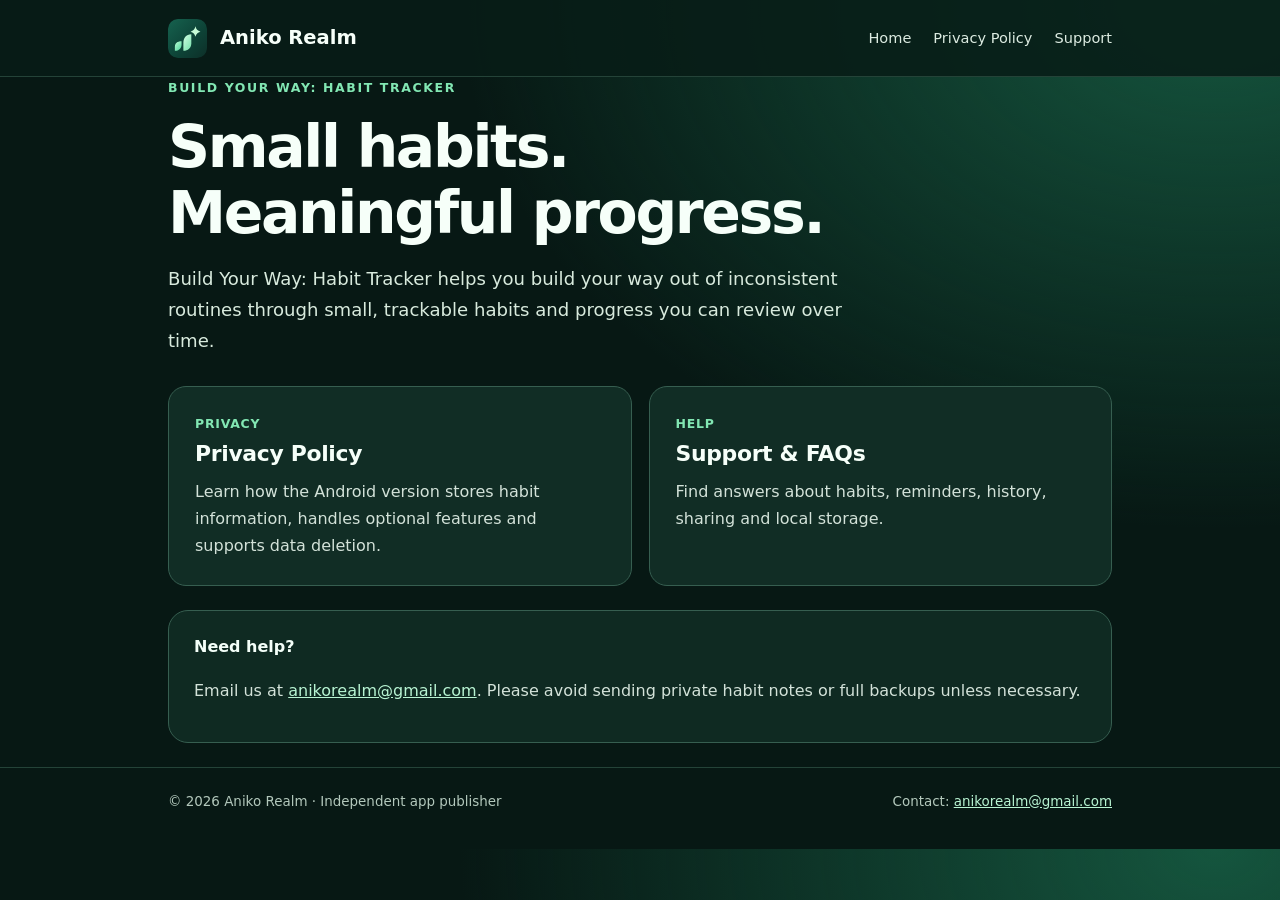
<file: index.html>
<!doctype html>
<html lang="en"><head><meta charset="utf-8"><meta name="viewport" content="width=device-width, initial-scale=1">
<title>Build Your Way: Habit Tracker — Privacy &amp; Support | Aniko Realm</title>
<meta name="description" content="Official privacy and support information for Build Your Way: Habit Tracker by Aniko Realm. Build Your Way Out of inconsistent routines with small, trackable habits.">
<meta name="theme-color" content="#071814"><link rel="icon" type="image/svg+xml" href="assets/build-your-way-icon.svg">
<link rel="stylesheet" href="assets/style.css"></head><body>
<header class="top"><div class="shell nav"><a class="brand" href="index.html"><img src="assets/build-your-way-icon.svg" alt="Build Your Way app icon" width="39" height="39"><span>Aniko Realm</span></a>
<nav class="links" aria-label="Main navigation"><a href="index.html">Home</a><a href="privacy/build-your-way.html">Privacy Policy</a><a href="support/build-your-way.html">Support</a></nav></div></header>
<main class="shell"><div class="eyebrow">Build Your Way: Habit Tracker</div>
<h1>Small habits.<br>Meaningful progress.</h1>
<p class="lead">Build Your Way: Habit Tracker helps you build your way out of inconsistent routines through small, trackable habits and progress you can review over time.</p>
<div class="tiles"><a class="tile" href="privacy/build-your-way.html"><div class="label">Privacy</div><h2>Privacy Policy</h2><p>Learn how the Android version stores habit information, handles optional features and supports data deletion.</p></a>
<a class="tile" href="support/build-your-way.html"><div class="label">Help</div><h2>Support &amp; FAQs</h2><p>Find answers about habits, reminders, history, sharing and local storage.</p></a></div>
<div class="panel"><strong>Need help?</strong><p>Email us at <a href="mailto:anikorealm@gmail.com">anikorealm@gmail.com</a>. Please avoid sending private habit notes or full backups unless necessary.</p></div></main>
<footer><div class="shell"><span>© 2026 Aniko Realm · Independent app publisher</span><span>Contact: <a href="mailto:anikorealm@gmail.com">anikorealm@gmail.com</a></span></div></footer>
</body></html>
</file>
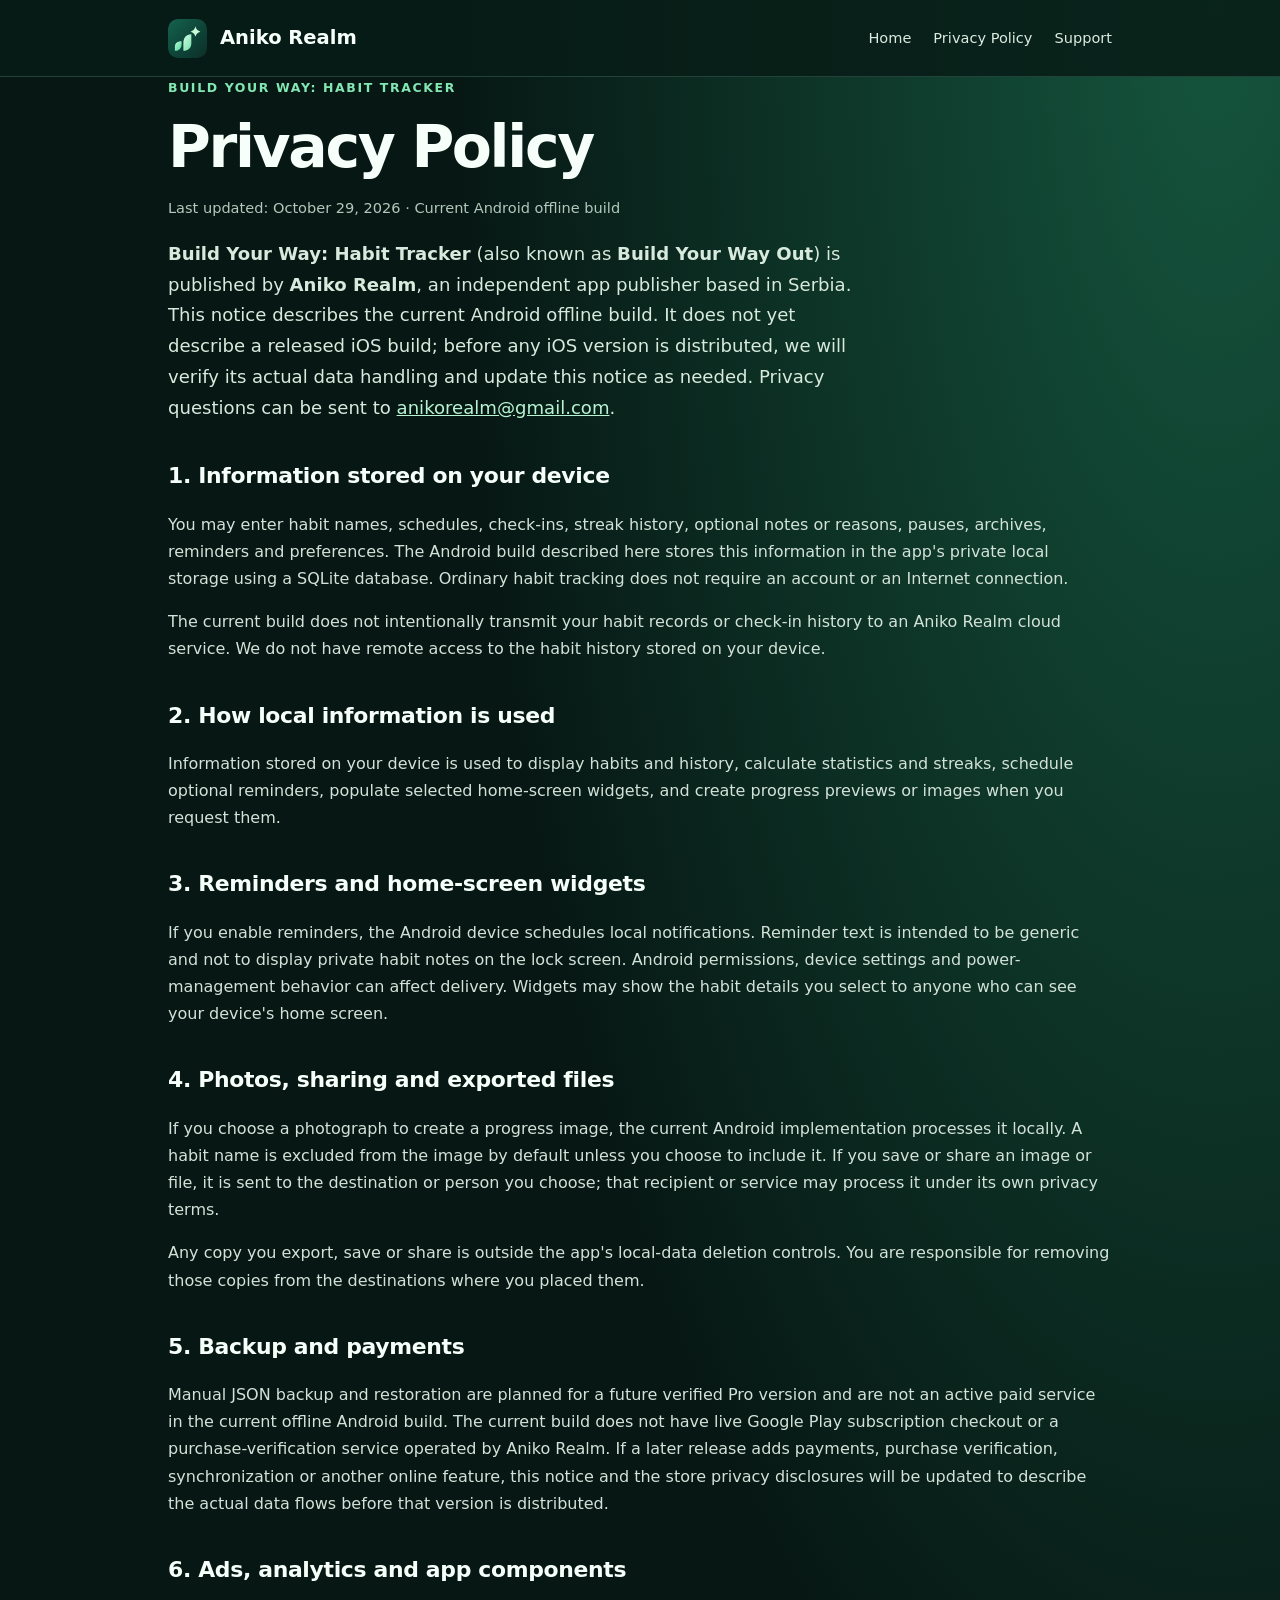
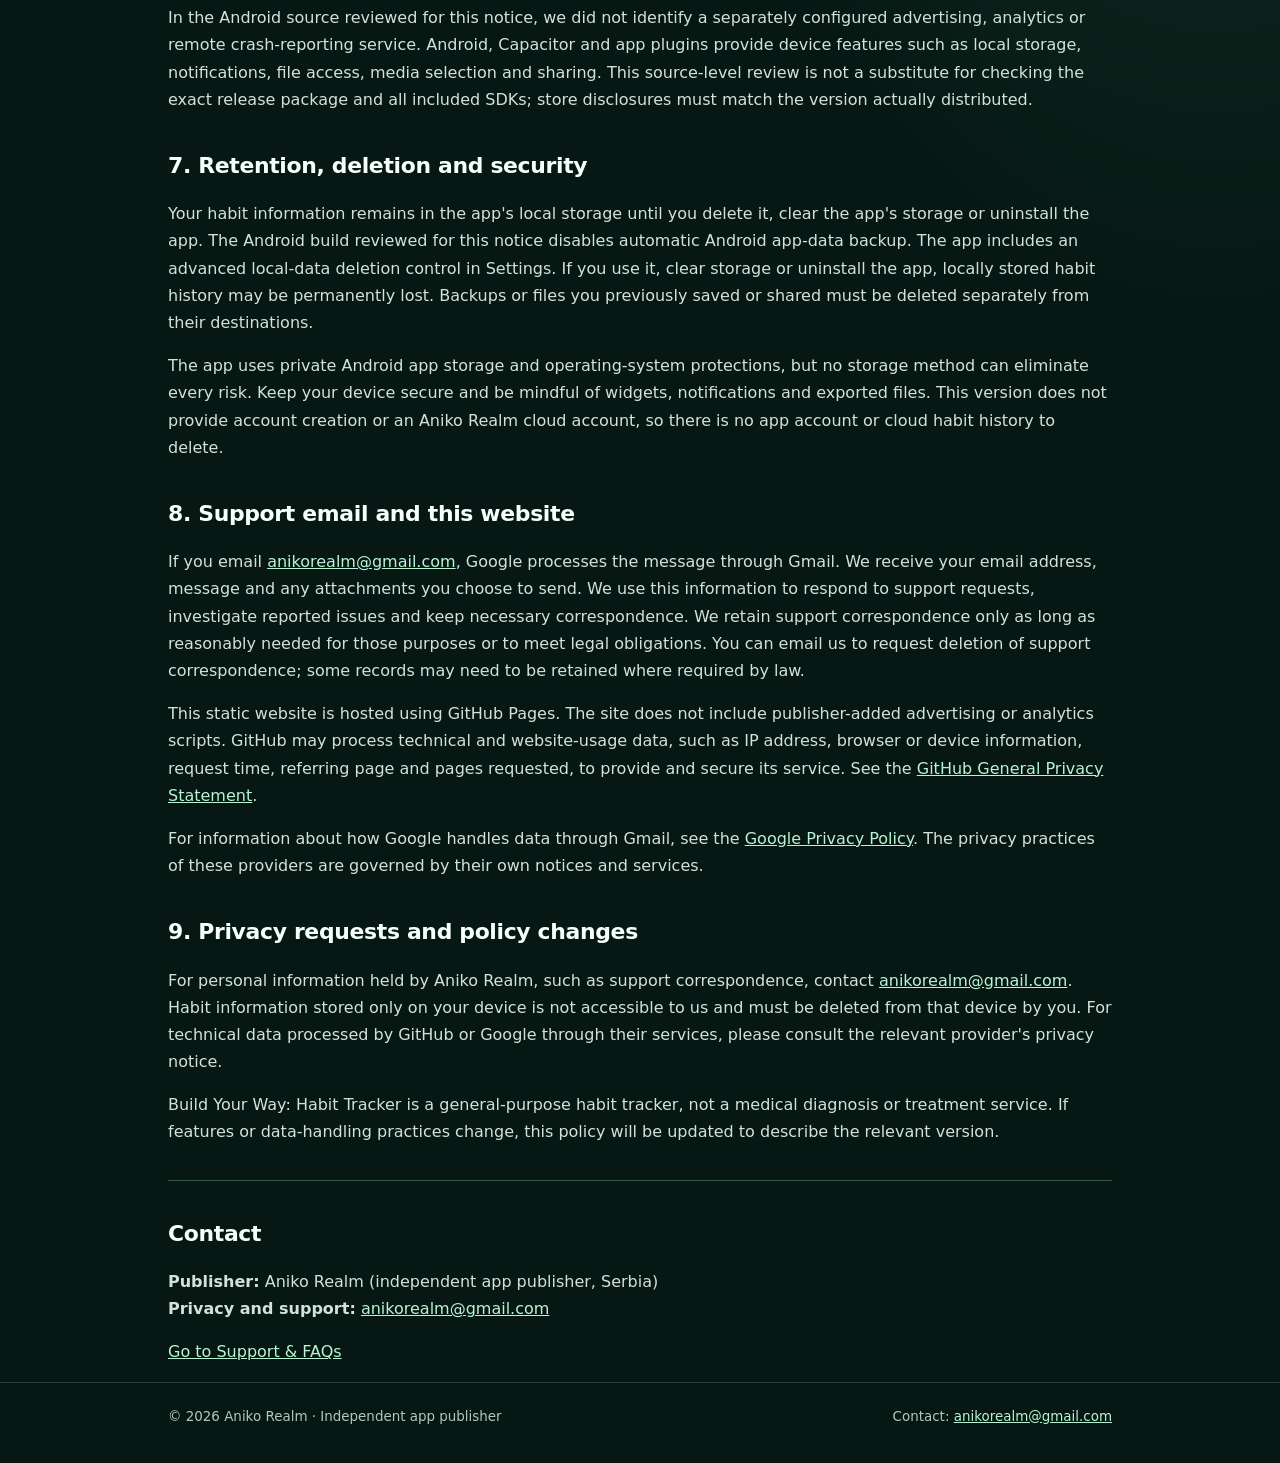
<file: privacy/build-your-way.html>
<!doctype html>
<html lang="en"><head><meta charset="utf-8"><meta name="viewport" content="width=device-width, initial-scale=1">
<title>Privacy Policy — Build Your Way: Habit Tracker | Aniko Realm</title>
<meta name="description" content="Privacy Policy for Build Your Way: Habit Tracker, published by Aniko Realm.">
<meta name="theme-color" content="#071814"><link rel="icon" type="image/svg+xml" href="../assets/build-your-way-icon.svg">
<link rel="stylesheet" href="../assets/style.css"></head><body>
<header class="top"><div class="shell nav"><a class="brand" href="../index.html"><img src="../assets/build-your-way-icon.svg" alt="Build Your Way app icon" width="39" height="39"><span>Aniko Realm</span></a>
<nav class="links" aria-label="Main navigation"><a href="../index.html">Home</a><a href="../privacy/build-your-way.html">Privacy Policy</a><a href="../support/build-your-way.html">Support</a></nav></div></header>
<main class="shell"><div class="eyebrow">Build Your Way: Habit Tracker</div>
<h1>Privacy Policy</h1>
<p class="muted small">Last updated: October 29, 2026 · Current Android offline build</p>
<p class="lead"><strong>Build Your Way: Habit Tracker</strong> (also known as <strong>Build Your Way Out</strong>) is published by <strong>Aniko Realm</strong>, an independent app publisher based in Serbia. This notice describes the current Android offline build. It does not yet describe a released iOS build; before any iOS version is distributed, we will verify its actual data handling and update this notice as needed. Privacy questions can be sent to <a href="mailto:anikorealm@gmail.com">anikorealm@gmail.com</a>.</p>

<h2>1. Information stored on your device</h2>
<p>You may enter habit names, schedules, check-ins, streak history, optional notes or reasons, pauses, archives, reminders and preferences. The Android build described here stores this information in the app's private local storage using a SQLite database. Ordinary habit tracking does not require an account or an Internet connection.</p>
<p>The current build does not intentionally transmit your habit records or check-in history to an Aniko Realm cloud service. We do not have remote access to the habit history stored on your device.</p>

<h2>2. How local information is used</h2>
<p>Information stored on your device is used to display habits and history, calculate statistics and streaks, schedule optional reminders, populate selected home-screen widgets, and create progress previews or images when you request them.</p>

<h2>3. Reminders and home-screen widgets</h2>
<p>If you enable reminders, the Android device schedules local notifications. Reminder text is intended to be generic and not to display private habit notes on the lock screen. Android permissions, device settings and power-management behavior can affect delivery. Widgets may show the habit details you select to anyone who can see your device's home screen.</p>

<h2>4. Photos, sharing and exported files</h2>
<p>If you choose a photograph to create a progress image, the current Android implementation processes it locally. A habit name is excluded from the image by default unless you choose to include it. If you save or share an image or file, it is sent to the destination or person you choose; that recipient or service may process it under its own privacy terms.</p>
<p>Any copy you export, save or share is outside the app's local-data deletion controls. You are responsible for removing those copies from the destinations where you placed them.</p>

<h2>5. Backup and payments</h2>
<p>Manual JSON backup and restoration are planned for a future verified Pro version and are not an active paid service in the current offline Android build. The current build does not have live Google Play subscription checkout or a purchase-verification service operated by Aniko Realm. If a later release adds payments, purchase verification, synchronization or another online feature, this notice and the store privacy disclosures will be updated to describe the actual data flows before that version is distributed.</p>

<h2>6. Ads, analytics and app components</h2>
<p>In the Android source reviewed for this notice, we did not identify a separately configured advertising, analytics or remote crash-reporting service. Android, Capacitor and app plugins provide device features such as local storage, notifications, file access, media selection and sharing. This source-level review is not a substitute for checking the exact release package and all included SDKs; store disclosures must match the version actually distributed.</p>

<h2>7. Retention, deletion and security</h2>
<p>Your habit information remains in the app's local storage until you delete it, clear the app's storage or uninstall the app. The Android build reviewed for this notice disables automatic Android app-data backup. The app includes an advanced local-data deletion control in Settings. If you use it, clear storage or uninstall the app, locally stored habit history may be permanently lost. Backups or files you previously saved or shared must be deleted separately from their destinations.</p>
<p>The app uses private Android app storage and operating-system protections, but no storage method can eliminate every risk. Keep your device secure and be mindful of widgets, notifications and exported files. This version does not provide account creation or an Aniko Realm cloud account, so there is no app account or cloud habit history to delete.</p>

<h2>8. Support email and this website</h2>
<p>If you email <a href="mailto:anikorealm@gmail.com">anikorealm@gmail.com</a>, Google processes the message through Gmail. We receive your email address, message and any attachments you choose to send. We use this information to respond to support requests, investigate reported issues and keep necessary correspondence. We retain support correspondence only as long as reasonably needed for those purposes or to meet legal obligations. You can email us to request deletion of support correspondence; some records may need to be retained where required by law.</p>
<p>This static website is hosted using GitHub Pages. The site does not include publisher-added advertising or analytics scripts. GitHub may process technical and website-usage data, such as IP address, browser or device information, request time, referring page and pages requested, to provide and secure its service. See the <a href="https://docs.github.com/en/site-policy/privacy-policies/github-general-privacy-statement" target="_blank" rel="noopener noreferrer">GitHub General Privacy Statement</a>.</p>
<p>For information about how Google handles data through Gmail, see the <a href="https://policies.google.com/privacy" target="_blank" rel="noopener noreferrer">Google Privacy Policy</a>. The privacy practices of these providers are governed by their own notices and services.</p>

<h2>9. Privacy requests and policy changes</h2>
<p>For personal information held by Aniko Realm, such as support correspondence, contact <a href="mailto:anikorealm@gmail.com">anikorealm@gmail.com</a>. Habit information stored only on your device is not accessible to us and must be deleted from that device by you. For technical data processed by GitHub or Google through their services, please consult the relevant provider's privacy notice.</p>
<p>Build Your Way: Habit Tracker is a general-purpose habit tracker, not a medical diagnosis or treatment service. If features or data-handling practices change, this policy will be updated to describe the relevant version.</p>

<hr class="divide"><h2>Contact</h2>
<p><strong>Publisher:</strong> Aniko Realm (independent app publisher, Serbia)<br><strong>Privacy and support:</strong> <a href="mailto:anikorealm@gmail.com">anikorealm@gmail.com</a></p>
<p><a href="../support/build-your-way.html">Go to Support &amp; FAQs</a></p></main>
<footer><div class="shell"><span>© 2026 Aniko Realm · Independent app publisher</span><span>Contact: <a href="mailto:anikorealm@gmail.com">anikorealm@gmail.com</a></span></div></footer>
</body></html>
</file>
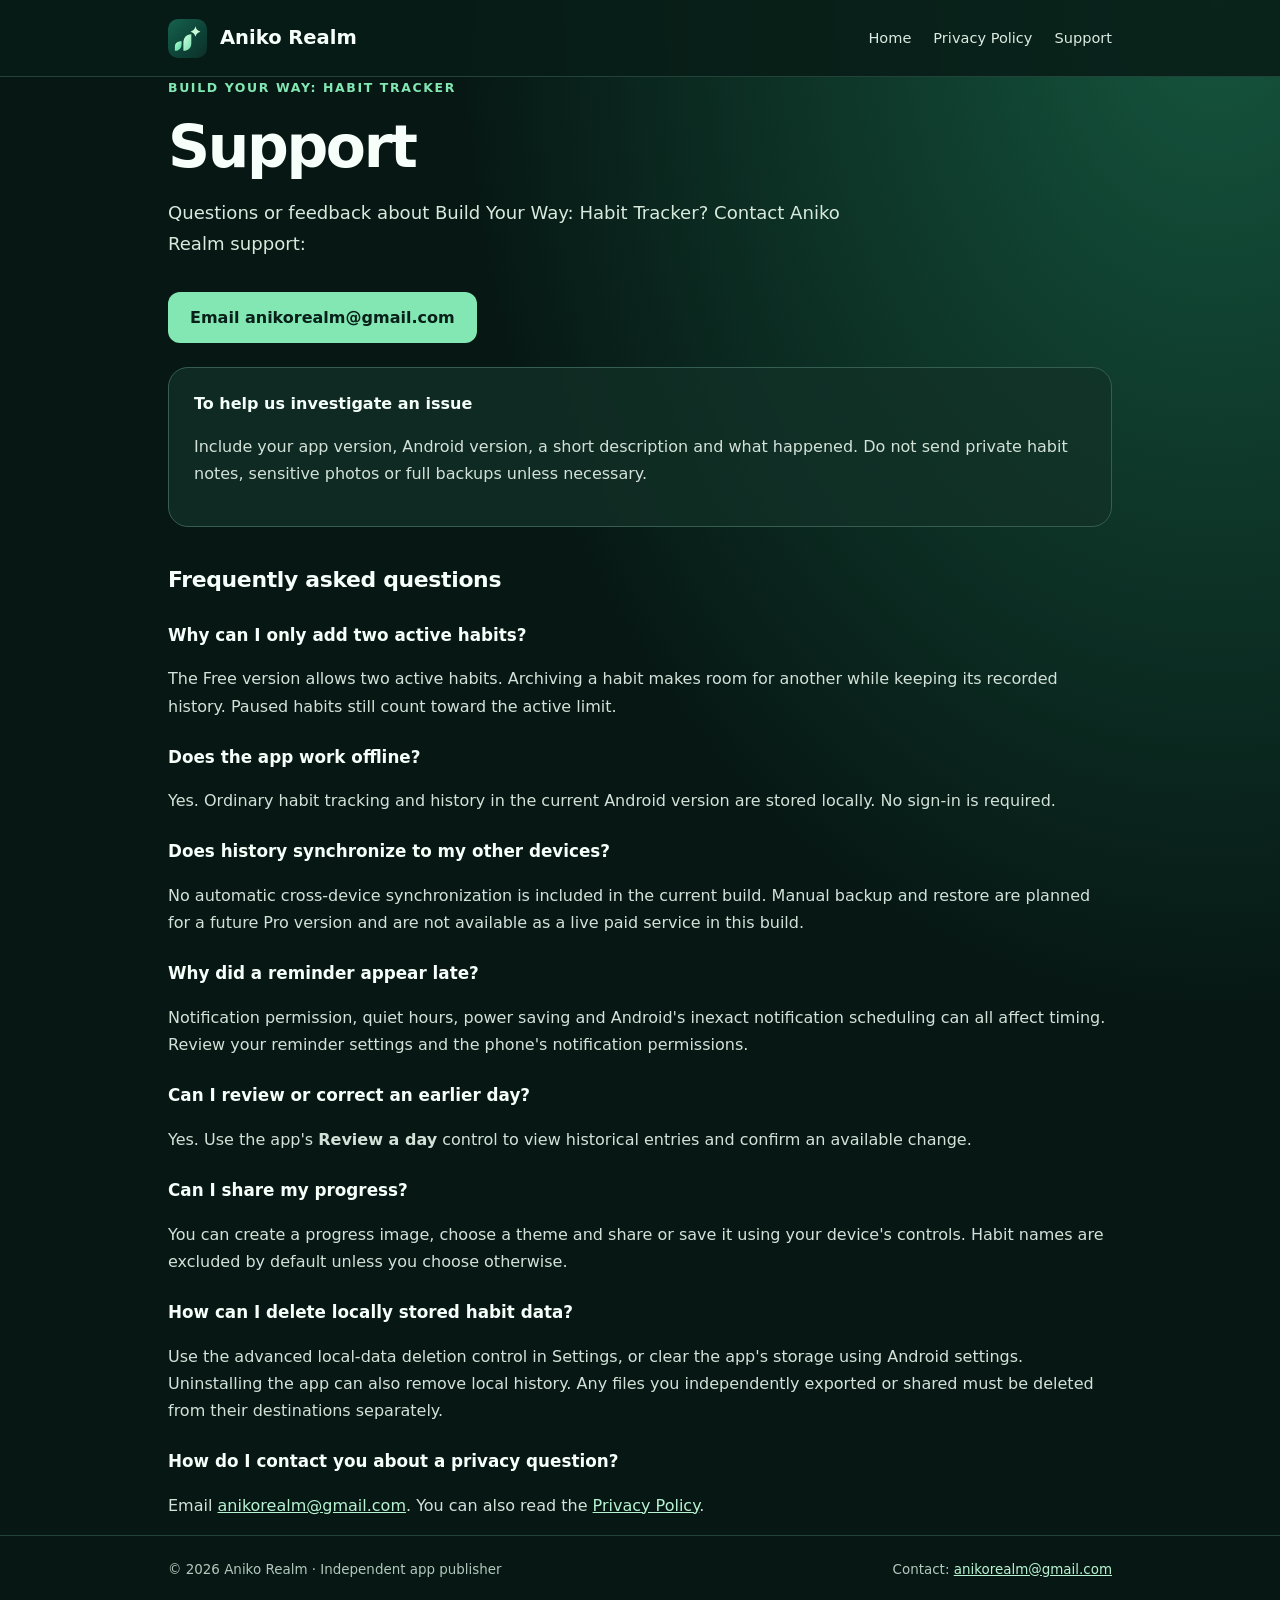
<file: support/build-your-way.html>
<!doctype html>
<html lang="en"><head><meta charset="utf-8"><meta name="viewport" content="width=device-width, initial-scale=1">
<title>Support — Build Your Way: Habit Tracker | Aniko Realm</title>
<meta name="description" content="Support and FAQ for Build Your Way: Habit Tracker from Aniko Realm.">
<meta name="theme-color" content="#071814"><link rel="icon" type="image/svg+xml" href="../assets/build-your-way-icon.svg">
<link rel="stylesheet" href="../assets/style.css"></head><body>
<header class="top"><div class="shell nav"><a class="brand" href="../index.html"><img src="../assets/build-your-way-icon.svg" alt="Build Your Way app icon" width="39" height="39"><span>Aniko Realm</span></a>
<nav class="links" aria-label="Main navigation"><a href="../index.html">Home</a><a href="../privacy/build-your-way.html">Privacy Policy</a><a href="../support/build-your-way.html">Support</a></nav></div></header>
<main class="shell"><div class="eyebrow">Build Your Way: Habit Tracker</div><h1>Support</h1>
<p class="lead">Questions or feedback about Build Your Way: Habit Tracker? Contact Aniko Realm support:</p>
<p><a class="cta" href="mailto:anikorealm@gmail.com?subject=Build%20Your%20Way%3A%20Habit%20Tracker%20Support">Email anikorealm@gmail.com</a></p>
<div class="panel"><strong>To help us investigate an issue</strong><p>Include your app version, Android version, a short description and what happened. Do not send private habit notes, sensitive photos or full backups unless necessary.</p></div>
<h2>Frequently asked questions</h2>
<h3>Why can I only add two active habits?</h3><p>The Free version allows two active habits. Archiving a habit makes room for another while keeping its recorded history. Paused habits still count toward the active limit.</p>
<h3>Does the app work offline?</h3><p>Yes. Ordinary habit tracking and history in the current Android version are stored locally. No sign-in is required.</p>
<h3>Does history synchronize to my other devices?</h3><p>No automatic cross-device synchronization is included in the current build. Manual backup and restore are planned for a future Pro version and are not available as a live paid service in this build.</p>
<h3>Why did a reminder appear late?</h3><p>Notification permission, quiet hours, power saving and Android's inexact notification scheduling can all affect timing. Review your reminder settings and the phone's notification permissions.</p>
<h3>Can I review or correct an earlier day?</h3><p>Yes. Use the app's <strong>Review a day</strong> control to view historical entries and confirm an available change.</p>
<h3>Can I share my progress?</h3><p>You can create a progress image, choose a theme and share or save it using your device's controls. Habit names are excluded by default unless you choose otherwise.</p>
<h3>How can I delete locally stored habit data?</h3><p>Use the advanced local-data deletion control in Settings, or clear the app's storage using Android settings. Uninstalling the app can also remove local history. Any files you independently exported or shared must be deleted from their destinations separately.</p>
<h3>How do I contact you about a privacy question?</h3><p>Email <a href="mailto:anikorealm@gmail.com">anikorealm@gmail.com</a>. You can also read the <a href="../privacy/build-your-way.html">Privacy Policy</a>.</p></main>
<footer><div class="shell"><span>© 2026 Aniko Realm · Independent app publisher</span><span>Contact: <a href="mailto:anikorealm@gmail.com">anikorealm@gmail.com</a></span></div></footer>
</body></html>
</file>
<file: assets/style.css>
:root {color-scheme: dark;--bg:#071814;--deep:#081e19;--surface:#112d25;--surface2:#18392f;--accent:#82e7b3;--accent2:#b8f4d3;--text:#f6fff9;--muted:#b3c8bc;--border:#365e50;--max:820px;}
* {box-sizing:border-box} html {scroll-behavior:smooth} body {margin:0;background:radial-gradient(ellipse at 95% 0%,#15553e 0%,transparent 44%),var(--bg);font:16px/1.7 system-ui,-apple-system,BlinkMacSystemFont,'Segoe UI',sans-serif;color:var(--text)}
a {color:var(--accent2)} a:hover {color:#fff} a:focus-visible {outline:3px solid var(--accent);outline-offset:4px;border-radius:5px}
.shell{max-width:1000px;margin:auto;padding:0 28px}.top{border-bottom:1px solid #244338;background:#071c17dc}
.nav{min-height:76px;display:flex;align-items:center;justify-content:space-between;gap:16px;flex-wrap:wrap;padding-top:12px;padding-bottom:12px}
.brand{display:flex;align-items:center;gap:13px;font-weight:800;font-size:1.22rem;color:var(--text);text-decoration:none}.brand img{width:39px;height:39px;border-radius:10px}
.links{display:flex;align-items:center;gap:22px;flex-wrap:wrap}.links a{text-decoration:none;font-size:.91rem;color:#dcebe1}.links a:hover{color:var(--accent)}
main{max-width:var(--max);padding-top:54px;padding-bottom:72px} .eyebrow{color:var(--accent);font-size:.78rem;letter-spacing:.13em;text-transform:uppercase;font-weight:800}
h1{font-size:clamp(2.1rem,5vw,3.65rem);line-height:1.13;letter-spacing:-.04em;margin:16px 0} h2{font-size:1.37rem;letter-spacing:-.015em;margin:34px 0 9px}h3{font-size:1.05rem;margin:23px 0 6px}
p,li{color:#d3e2d9} .lead{font-size:1.13rem;line-height:1.7;color:#d8eadd;max-width:690px}
.muted{color:var(--muted)} .small{font-size:.91rem}.panel{border:1px solid var(--border);background:#123127b8;border-radius:20px;padding:22px 25px;margin:24px 0}.panel strong{color:#f4fff9}
.tiles{display:grid;grid-template-columns:repeat(2,minmax(0,1fr));gap:17px;margin-top:30px}.tile{background:var(--surface);border:1px solid var(--border);border-radius:18px;padding:26px;color:inherit;text-decoration:none}.tile:hover{background:#1a4031;border-color:var(--accent)}.tile h2{margin:0 0 6px}.tile p{margin:0}.label{color:var(--accent);font-size:.78rem;font-weight:800;text-transform:uppercase;letter-spacing:.06em}
.cta{display:inline-block;background:var(--accent);color:#082019;text-decoration:none;font-weight:800;padding:12px 22px;border-radius:12px;margin-top:14px}.cta:hover{background:#d3ffe6;color:#06170d}
ul{padding-left:24px}li{margin:6px 0} .divide{border:0;border-top:1px solid #365746;margin:34px 0}
footer{border-top:1px solid #244338;padding:23px 0 35px;color:var(--muted);font-size:.84rem}footer .shell{display:flex;justify-content:space-between;gap:12px;flex-wrap:wrap}
@media(max-width:600px){.shell{padding-left:18px;padding-right:18px}main{padding-top:37px}.tiles{grid-template-columns:1fr}.nav{align-items:flex-start}.links{gap:14px}.panel{padding:18px}}
</file>
